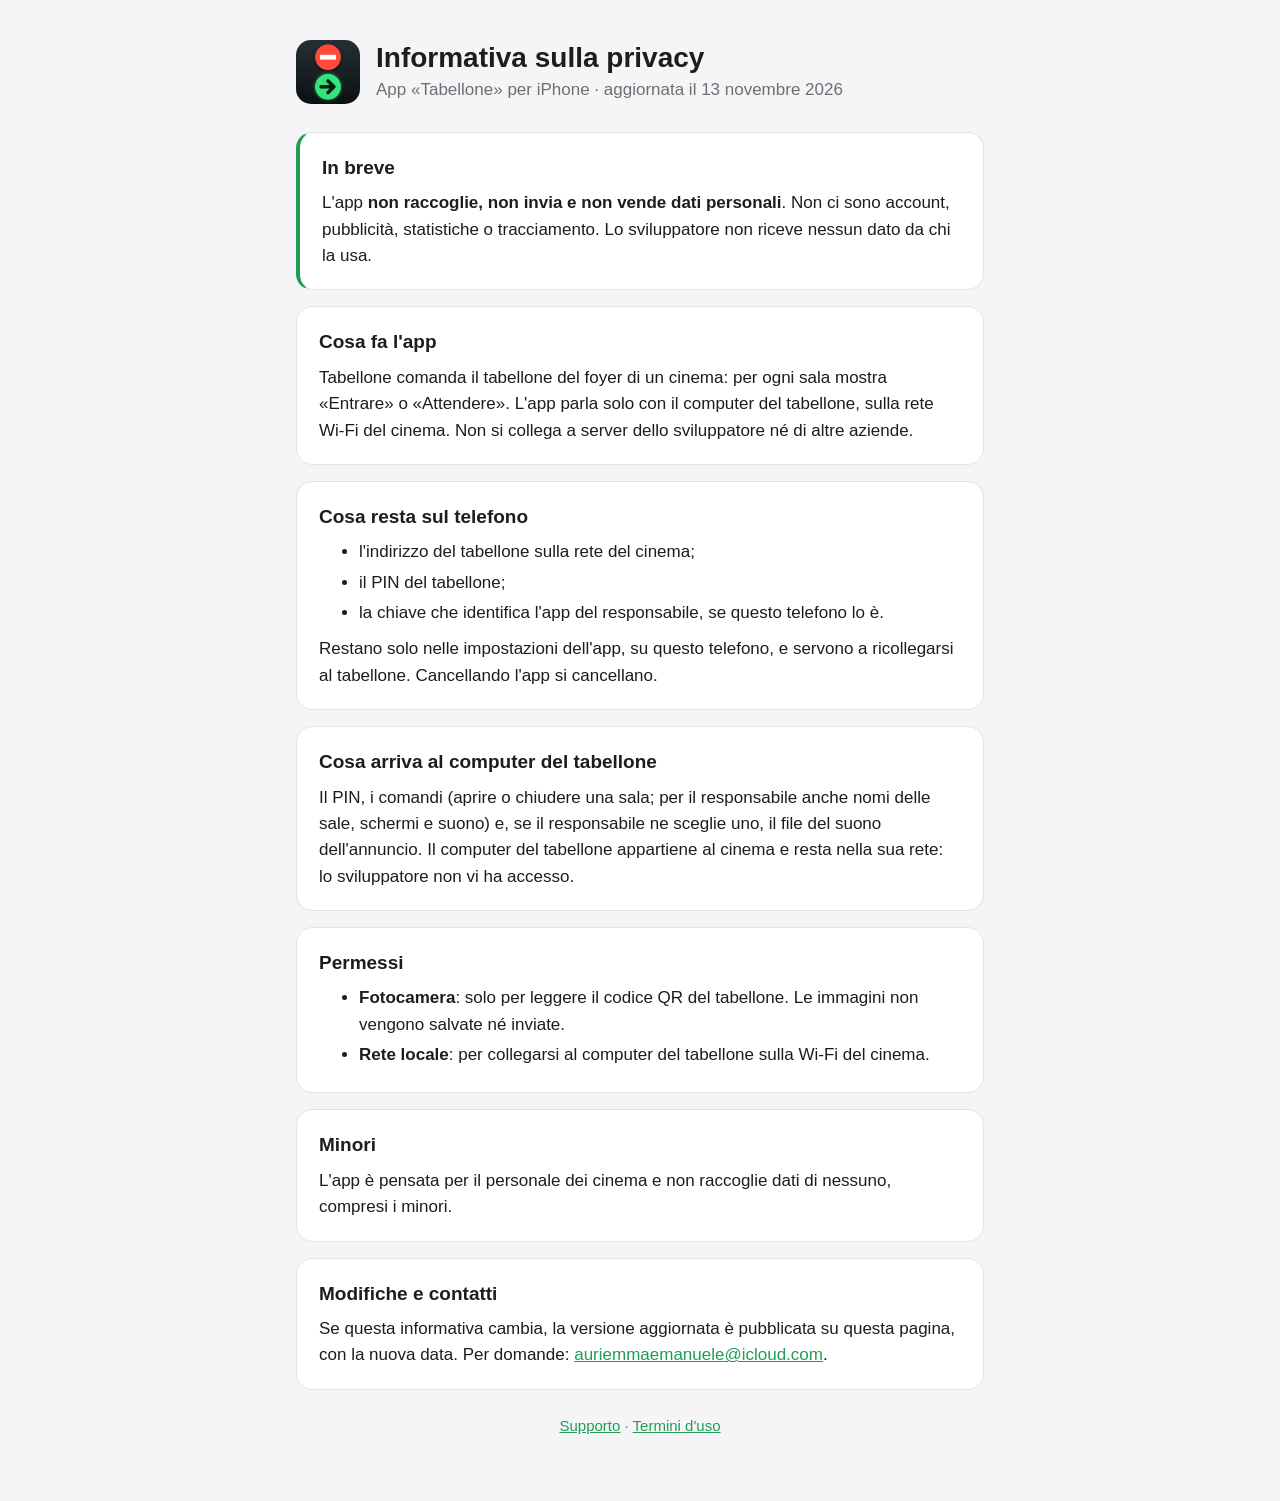
<file: privacy.html>
<!doctype html>
<html lang="it">
<head>
<meta charset="utf-8">
<meta name="viewport" content="width=device-width, initial-scale=1">
<title>Tabellone – Privacy</title>
<link rel="icon" href="[data-uri]">
<style>
  :root {
    --sfondo: #f5f5f7;
    --carta: #ffffff;
    --testo: #1d1d1f;
    --tenue: #6e6e73;
    --bordo: #e2e2e7;
    --verde: #1f9d55;
    --rosso: #e0362c;
    color-scheme: light;
  }
  @media (prefers-color-scheme: dark) {
    :root:not([data-theme="light"]) {
      --sfondo: #181c20;
      --carta: #22272c;
      --testo: #f2f2f4;
      --tenue: #a1a1a8;
      --bordo: #33393f;
      --verde: #34d378;
      --rosso: #ff5b4f;
      color-scheme: dark;
    }
  }
  :root[data-theme="dark"] {
    --sfondo: #181c20;
    --carta: #22272c;
    --testo: #f2f2f4;
    --tenue: #a1a1a8;
    --bordo: #33393f;
    --verde: #34d378;
    --rosso: #ff5b4f;
    color-scheme: dark;
  }
  * { box-sizing: border-box; }
  body {
    margin: 0;
    background: var(--sfondo);
    color: var(--testo);
    font: 17px/1.55 -apple-system, BlinkMacSystemFont, "Segoe UI", Roboto, "Helvetica Neue", Arial, sans-serif;
    -webkit-text-size-adjust: 100%;
  }
  main { max-width: 720px; margin: 0 auto; padding: 40px 16px 64px; }
  header { display: flex; align-items: center; gap: 16px; margin-bottom: 28px; }
  header img { width: 64px; height: 64px; border-radius: 15px; flex: none; }
  header h1 { margin: 0; font-size: 28px; line-height: 1.2; }
  header p { margin: 2px 0 0; color: var(--tenue); }
  section {
    background: var(--carta);
    border: 1px solid var(--bordo);
    border-radius: 16px;
    padding: 20px 22px;
    margin: 0 0 16px;
  }
  h2 { margin: 0 0 8px; font-size: 19px; }
  p, ul, ol { margin: 0 0 10px; }
  p:last-child, ul:last-child, ol:last-child { margin-bottom: 0; }
  li { margin: 4px 0; }
  .breve { border-left: 4px solid var(--verde); }
  a { color: var(--verde); }
  .piccolo { color: var(--tenue); font-size: 15px; }
  footer { color: var(--tenue); font-size: 15px; text-align: center; margin-top: 24px; }
</style>
</head>
<body>
<main>
  <header>
    <img src="[data-uri]" alt="">
    <div>
      <h1>Informativa sulla privacy</h1>
      <p>App «Tabellone» per iPhone · aggiornata il 13 novembre 2026</p>
    </div>
  </header>

  <section class="breve">
    <h2>In breve</h2>
    <p>L'app <strong>non raccoglie, non invia e non vende dati personali</strong>. Non ci sono account, pubblicità, statistiche o tracciamento. Lo sviluppatore non riceve nessun dato da chi la usa.</p>
  </section>

  <section>
    <h2>Cosa fa l'app</h2>
    <p>Tabellone comanda il tabellone del foyer di un cinema: per ogni sala mostra «Entrare» o «Attendere». L'app parla solo con il computer del tabellone, sulla rete Wi‑Fi del cinema. Non si collega a server dello sviluppatore né di altre aziende.</p>
  </section>

  <section>
    <h2>Cosa resta sul telefono</h2>
    <ul>
      <li>l'indirizzo del tabellone sulla rete del cinema;</li>
      <li>il PIN del tabellone;</li>
      <li>la chiave che identifica l'app del responsabile, se questo telefono lo è.</li>
    </ul>
    <p>Restano solo nelle impostazioni dell'app, su questo telefono, e servono a ricollegarsi al tabellone. Cancellando l'app si cancellano.</p>
  </section>

  <section>
    <h2>Cosa arriva al computer del tabellone</h2>
    <p>Il PIN, i comandi (aprire o chiudere una sala; per il responsabile anche nomi delle sale, schermi e suono) e, se il responsabile ne sceglie uno, il file del suono dell'annuncio. Il computer del tabellone appartiene al cinema e resta nella sua rete: lo sviluppatore non vi ha accesso.</p>
  </section>

  <section>
    <h2>Permessi</h2>
    <ul>
      <li><strong>Fotocamera</strong>: solo per leggere il codice QR del tabellone. Le immagini non vengono salvate né inviate.</li>
      <li><strong>Rete locale</strong>: per collegarsi al computer del tabellone sulla Wi‑Fi del cinema.</li>
    </ul>
  </section>

  <section>
    <h2>Minori</h2>
    <p>L'app è pensata per il personale dei cinema e non raccoglie dati di nessuno, compresi i minori.</p>
  </section>

  <section>
    <h2>Modifiche e contatti</h2>
    <p>Se questa informativa cambia, la versione aggiornata è pubblicata su questa pagina, con la nuova data. Per domande: <a href="mailto:auriemmaemanuele@icloud.com">auriemmaemanuele@icloud.com</a>.</p>
  </section>

  <footer><a href="supporto.html">Supporto</a> · <a href="termini.html">Termini d'uso</a></footer>
</main>
</body>
</html>
</file>
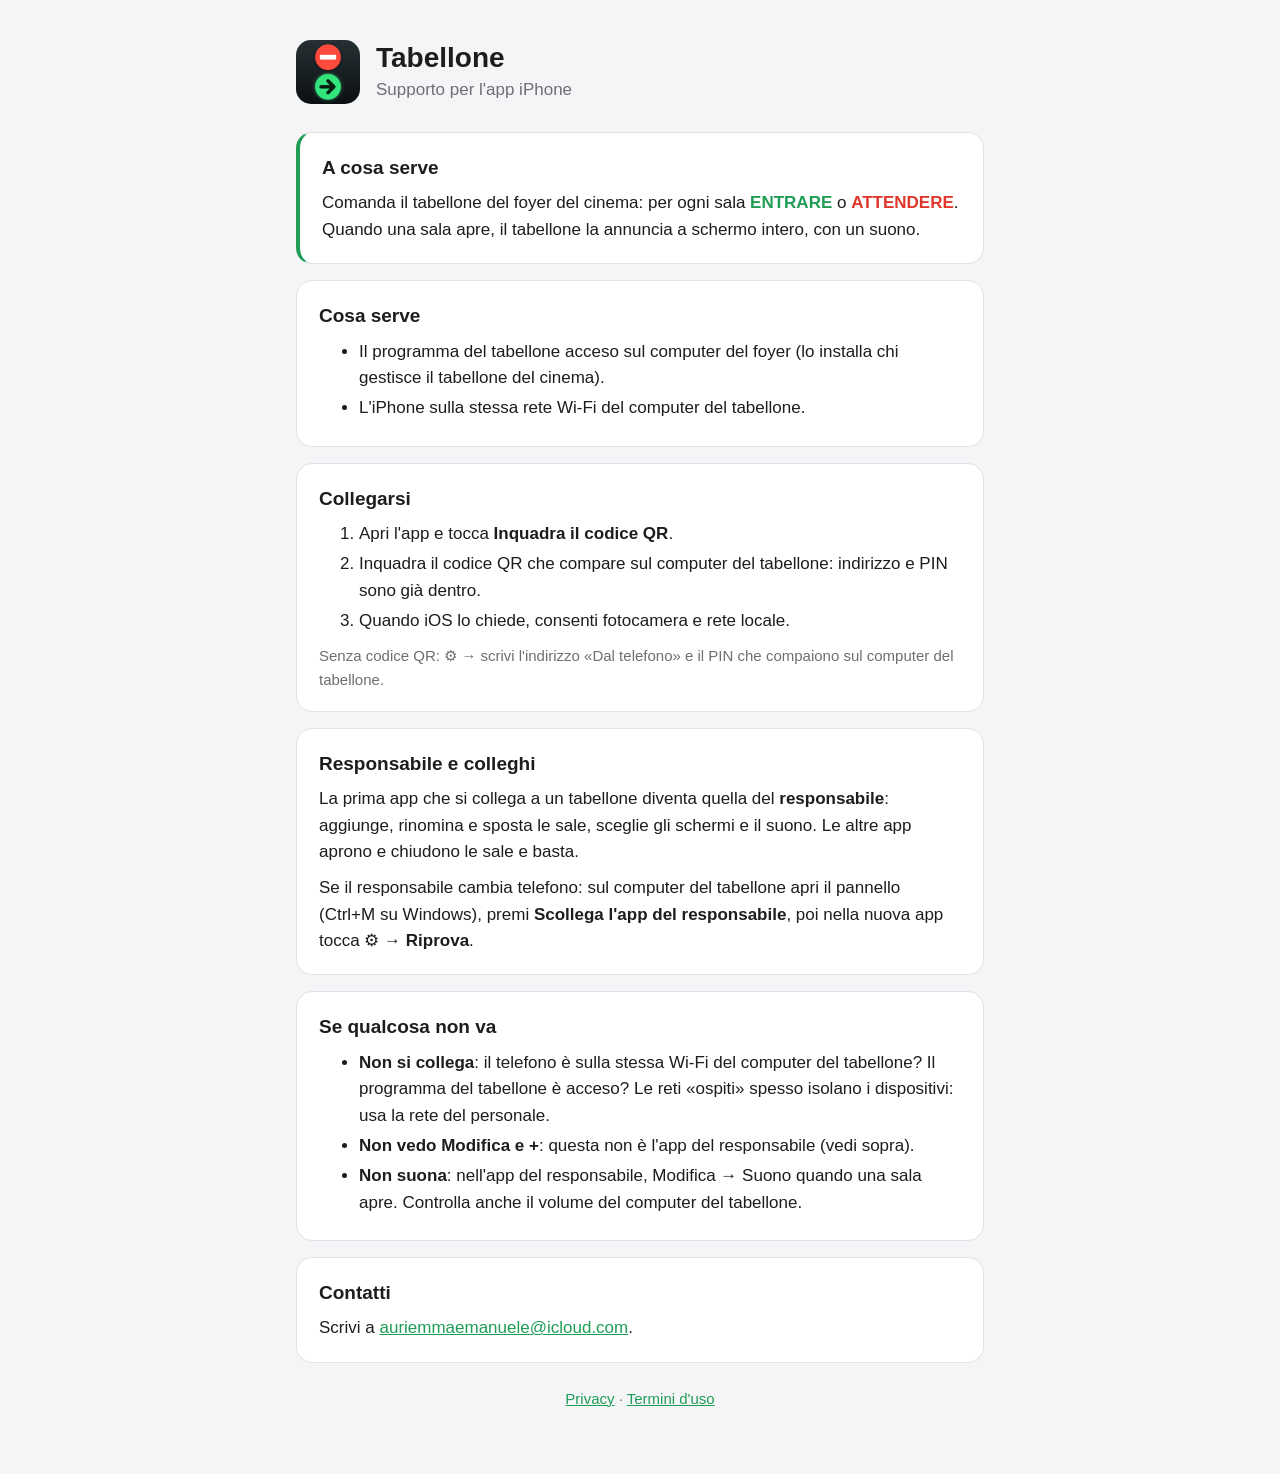
<file: supporto.html>
<!doctype html>
<html lang="it">
<head>
<meta charset="utf-8">
<meta name="viewport" content="width=device-width, initial-scale=1">
<title>Tabellone – Supporto</title>
<link rel="icon" href="[data-uri]">
<style>
  :root {
    --sfondo: #f5f5f7;
    --carta: #ffffff;
    --testo: #1d1d1f;
    --tenue: #6e6e73;
    --bordo: #e2e2e7;
    --verde: #1f9d55;
    --rosso: #e0362c;
    color-scheme: light;
  }
  @media (prefers-color-scheme: dark) {
    :root:not([data-theme="light"]) {
      --sfondo: #181c20;
      --carta: #22272c;
      --testo: #f2f2f4;
      --tenue: #a1a1a8;
      --bordo: #33393f;
      --verde: #34d378;
      --rosso: #ff5b4f;
      color-scheme: dark;
    }
  }
  :root[data-theme="dark"] {
    --sfondo: #181c20;
    --carta: #22272c;
    --testo: #f2f2f4;
    --tenue: #a1a1a8;
    --bordo: #33393f;
    --verde: #34d378;
    --rosso: #ff5b4f;
    color-scheme: dark;
  }
  * { box-sizing: border-box; }
  body {
    margin: 0;
    background: var(--sfondo);
    color: var(--testo);
    font: 17px/1.55 -apple-system, BlinkMacSystemFont, "Segoe UI", Roboto, "Helvetica Neue", Arial, sans-serif;
    -webkit-text-size-adjust: 100%;
  }
  main { max-width: 720px; margin: 0 auto; padding: 40px 16px 64px; }
  header { display: flex; align-items: center; gap: 16px; margin-bottom: 28px; }
  header img { width: 64px; height: 64px; border-radius: 15px; flex: none; }
  header h1 { margin: 0; font-size: 28px; line-height: 1.2; }
  header p { margin: 2px 0 0; color: var(--tenue); }
  section {
    background: var(--carta);
    border: 1px solid var(--bordo);
    border-radius: 16px;
    padding: 20px 22px;
    margin: 0 0 16px;
  }
  h2 { margin: 0 0 8px; font-size: 19px; }
  p, ul, ol { margin: 0 0 10px; }
  p:last-child, ul:last-child, ol:last-child { margin-bottom: 0; }
  li { margin: 4px 0; }
  .breve { border-left: 4px solid var(--verde); }
  a { color: var(--verde); }
  .piccolo { color: var(--tenue); font-size: 15px; }
  footer { color: var(--tenue); font-size: 15px; text-align: center; margin-top: 24px; }
</style>
</head>
<body>
<main>
  <header>
    <img src="[data-uri]" alt="">
    <div>
      <h1>Tabellone</h1>
      <p>Supporto per l'app iPhone</p>
    </div>
  </header>

  <section class="breve">
    <h2>A cosa serve</h2>
    <p>Comanda il tabellone del foyer del cinema: per ogni sala <strong style="color: var(--verde)">ENTRARE</strong> o <strong style="color: var(--rosso)">ATTENDERE</strong>. Quando una sala apre, il tabellone la annuncia a schermo intero, con un suono.</p>
  </section>

  <section>
    <h2>Cosa serve</h2>
    <ul>
      <li>Il programma del tabellone acceso sul computer del foyer (lo installa chi gestisce il tabellone del cinema).</li>
      <li>L'iPhone sulla stessa rete Wi‑Fi del computer del tabellone.</li>
    </ul>
  </section>

  <section>
    <h2>Collegarsi</h2>
    <ol>
      <li>Apri l'app e tocca <strong>Inquadra il codice QR</strong>.</li>
      <li>Inquadra il codice QR che compare sul computer del tabellone: indirizzo e PIN sono già dentro.</li>
      <li>Quando iOS lo chiede, consenti fotocamera e rete locale.</li>
    </ol>
    <p class="piccolo">Senza codice QR: ⚙︎ → scrivi l'indirizzo «Dal telefono» e il PIN che compaiono sul computer del tabellone.</p>
  </section>

  <section>
    <h2>Responsabile e colleghi</h2>
    <p>La prima app che si collega a un tabellone diventa quella del <strong>responsabile</strong>: aggiunge, rinomina e sposta le sale, sceglie gli schermi e il suono. Le altre app aprono e chiudono le sale e basta.</p>
    <p>Se il responsabile cambia telefono: sul computer del tabellone apri il pannello (Ctrl+M su Windows), premi <strong>Scollega l'app del responsabile</strong>, poi nella nuova app tocca ⚙︎ → <strong>Riprova</strong>.</p>
  </section>

  <section>
    <h2>Se qualcosa non va</h2>
    <ul>
      <li><strong>Non si collega</strong>: il telefono è sulla stessa Wi‑Fi del computer del tabellone? Il programma del tabellone è acceso? Le reti «ospiti» spesso isolano i dispositivi: usa la rete del personale.</li>
      <li><strong>Non vedo Modifica e +</strong>: questa non è l'app del responsabile (vedi sopra).</li>
      <li><strong>Non suona</strong>: nell'app del responsabile, Modifica → Suono quando una sala apre. Controlla anche il volume del computer del tabellone.</li>
    </ul>
  </section>

  <section>
    <h2>Contatti</h2>
    <p>Scrivi a <a href="mailto:auriemmaemanuele@icloud.com">auriemmaemanuele@icloud.com</a>.</p>
  </section>

  <footer><a href="privacy.html">Privacy</a> · <a href="termini.html">Termini d'uso</a></footer>
</main>
</body>
</html>
</file>
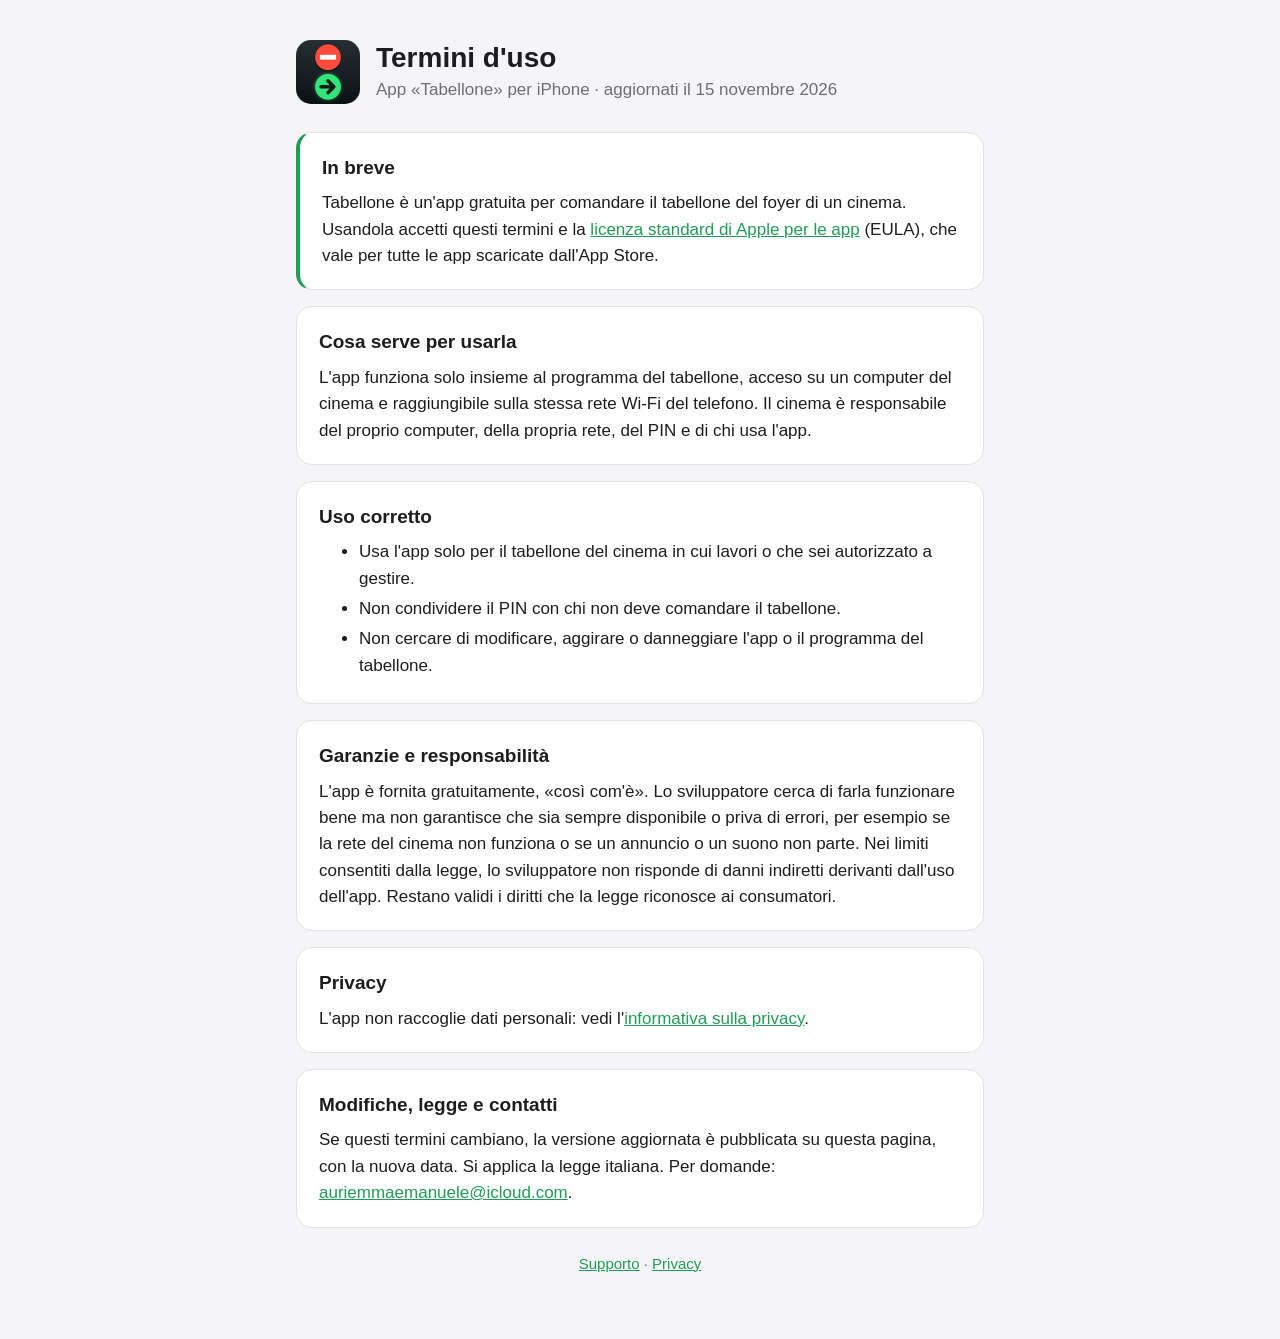
<file: termini.html>
<!doctype html>
<html lang="it">
<head>
<meta charset="utf-8">
<meta name="viewport" content="width=device-width, initial-scale=1">
<title>Tabellone – Termini d'uso</title>
<link rel="icon" href="[data-uri]">
<style>
  :root {
    --sfondo: #f5f5f7;
    --carta: #ffffff;
    --testo: #1d1d1f;
    --tenue: #6e6e73;
    --bordo: #e2e2e7;
    --verde: #1f9d55;
    --rosso: #e0362c;
    color-scheme: light;
  }
  @media (prefers-color-scheme: dark) {
    :root:not([data-theme="light"]) {
      --sfondo: #181c20;
      --carta: #22272c;
      --testo: #f2f2f4;
      --tenue: #a1a1a8;
      --bordo: #33393f;
      --verde: #34d378;
      --rosso: #ff5b4f;
      color-scheme: dark;
    }
  }
  :root[data-theme="dark"] {
    --sfondo: #181c20;
    --carta: #22272c;
    --testo: #f2f2f4;
    --tenue: #a1a1a8;
    --bordo: #33393f;
    --verde: #34d378;
    --rosso: #ff5b4f;
    color-scheme: dark;
  }
  * { box-sizing: border-box; }
  body {
    margin: 0;
    background: var(--sfondo);
    color: var(--testo);
    font: 17px/1.55 -apple-system, BlinkMacSystemFont, "Segoe UI", Roboto, "Helvetica Neue", Arial, sans-serif;
    -webkit-text-size-adjust: 100%;
  }
  main { max-width: 720px; margin: 0 auto; padding: 40px 16px 64px; }
  header { display: flex; align-items: center; gap: 16px; margin-bottom: 28px; }
  header img { width: 64px; height: 64px; border-radius: 15px; flex: none; }
  header h1 { margin: 0; font-size: 28px; line-height: 1.2; }
  header p { margin: 2px 0 0; color: var(--tenue); }
  section {
    background: var(--carta);
    border: 1px solid var(--bordo);
    border-radius: 16px;
    padding: 20px 22px;
    margin: 0 0 16px;
  }
  h2 { margin: 0 0 8px; font-size: 19px; }
  p, ul, ol { margin: 0 0 10px; }
  p:last-child, ul:last-child, ol:last-child { margin-bottom: 0; }
  li { margin: 4px 0; }
  .breve { border-left: 4px solid var(--verde); }
  a { color: var(--verde); }
  .piccolo { color: var(--tenue); font-size: 15px; }
  footer { color: var(--tenue); font-size: 15px; text-align: center; margin-top: 24px; }
</style>
</head>
<body>
<main>
  <header>
    <img src="[data-uri]" alt="">
    <div>
      <h1>Termini d'uso</h1>
      <p>App «Tabellone» per iPhone · aggiornati il 15 novembre 2026</p>
    </div>
  </header>

  <section class="breve">
    <h2>In breve</h2>
    <p>Tabellone è un'app gratuita per comandare il tabellone del foyer di un cinema. Usandola accetti questi termini e la <a href="https://www.apple.com/legal/internet-services/itunes/dev/stdeula/">licenza standard di Apple per le app</a> (EULA), che vale per tutte le app scaricate dall'App Store.</p>
  </section>

  <section>
    <h2>Cosa serve per usarla</h2>
    <p>L'app funziona solo insieme al programma del tabellone, acceso su un computer del cinema e raggiungibile sulla stessa rete Wi‑Fi del telefono. Il cinema è responsabile del proprio computer, della propria rete, del PIN e di chi usa l'app.</p>
  </section>

  <section>
    <h2>Uso corretto</h2>
    <ul>
      <li>Usa l'app solo per il tabellone del cinema in cui lavori o che sei autorizzato a gestire.</li>
      <li>Non condividere il PIN con chi non deve comandare il tabellone.</li>
      <li>Non cercare di modificare, aggirare o danneggiare l'app o il programma del tabellone.</li>
    </ul>
  </section>

  <section>
    <h2>Garanzie e responsabilità</h2>
    <p>L'app è fornita gratuitamente, «così com'è». Lo sviluppatore cerca di farla funzionare bene ma non garantisce che sia sempre disponibile o priva di errori, per esempio se la rete del cinema non funziona o se un annuncio o un suono non parte. Nei limiti consentiti dalla legge, lo sviluppatore non risponde di danni indiretti derivanti dall'uso dell'app. Restano validi i diritti che la legge riconosce ai consumatori.</p>
  </section>

  <section>
    <h2>Privacy</h2>
    <p>L'app non raccoglie dati personali: vedi l'<a href="privacy.html">informativa sulla privacy</a>.</p>
  </section>

  <section>
    <h2>Modifiche, legge e contatti</h2>
    <p>Se questi termini cambiano, la versione aggiornata è pubblicata su questa pagina, con la nuova data. Si applica la legge italiana. Per domande: <a href="mailto:auriemmaemanuele@icloud.com">auriemmaemanuele@icloud.com</a>.</p>
  </section>

  <footer><a href="supporto.html">Supporto</a> · <a href="privacy.html">Privacy</a></footer>
</main>
</body>
</html>
</file>
